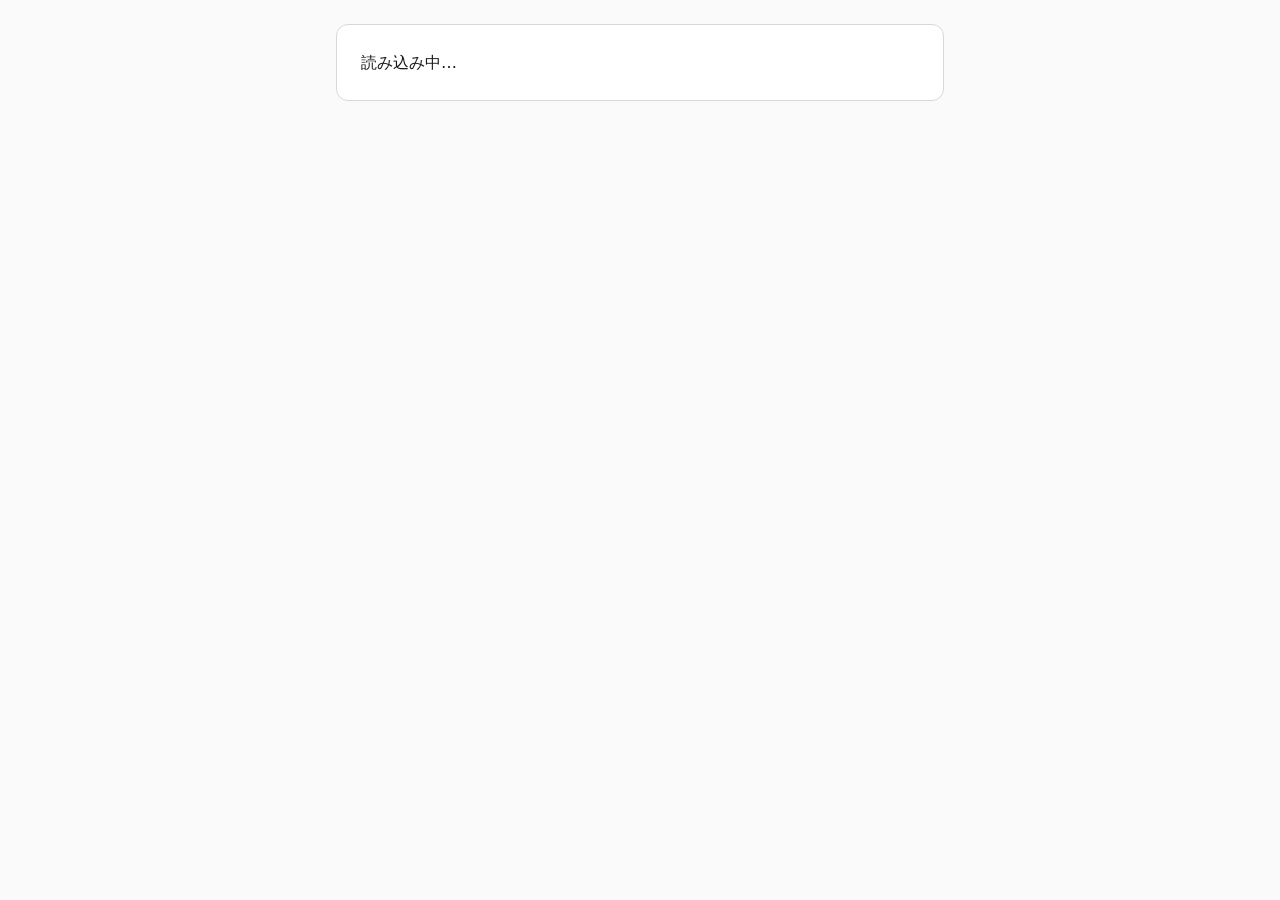
<file: index.html>
<!doctype html>
<html lang="ja">
<head>
  <meta charset="utf-8" />
  <meta name="viewport" content="width=device-width, initial-scale=1" />
  <title>Orca Learning Workshop</title>
  <meta http-equiv="refresh" content="0; url=game/ui/index.html" />
  <link rel="canonical" href="game/ui/index.html" />
</head>
<body>
  <p><a href="game/ui/index.html">Orca Learning Workshopを開く</a></p>
</body>
</html>
</file>
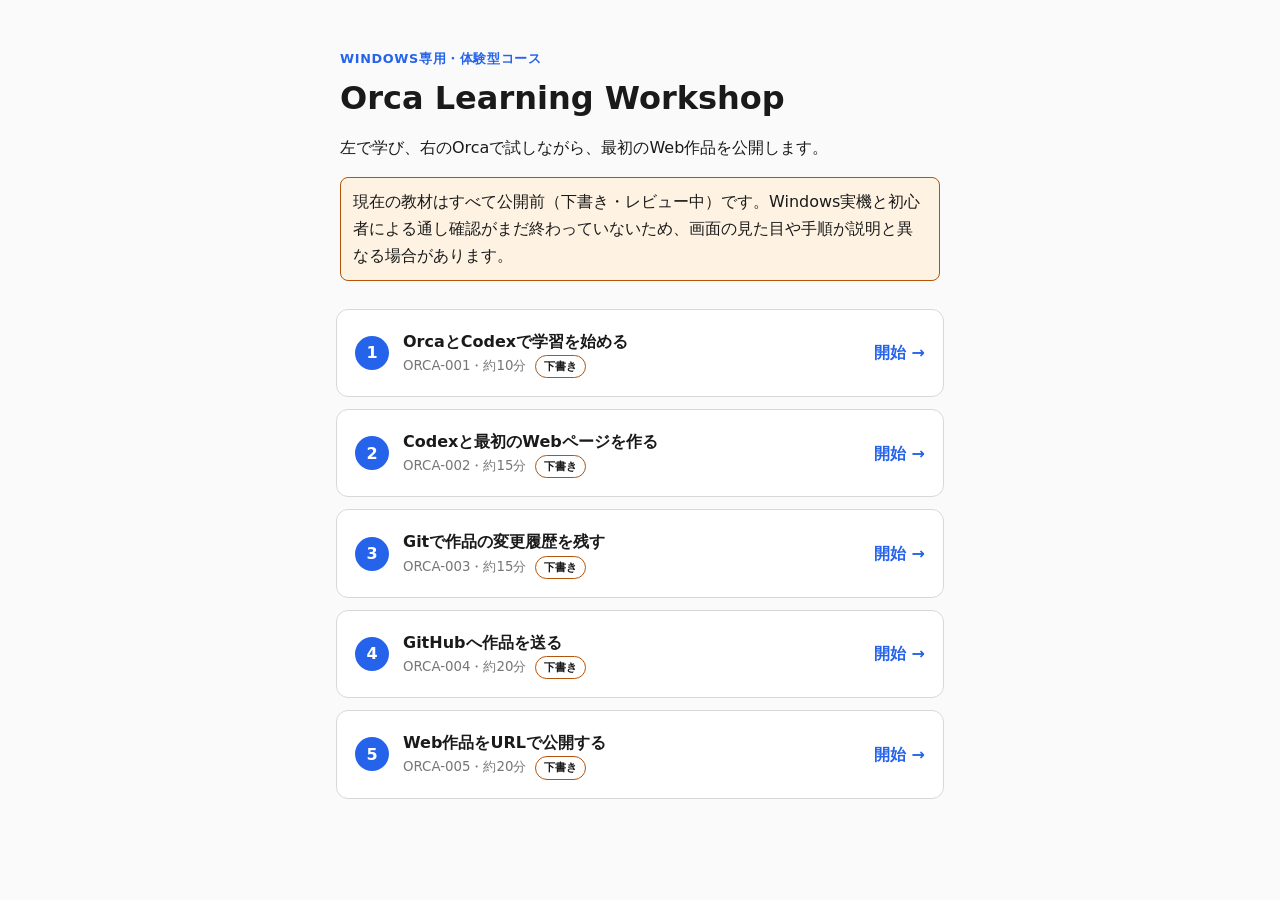
<file: game/ui/index.html>
<!doctype html>
<html lang="ja">
<head>
<meta charset="utf-8" />
<meta name="viewport" content="width=device-width, initial-scale=1" />
<title>Orca Learning Workshop</title>
<link rel="stylesheet" href="style.css" />
</head>
<body>
<main id="app" aria-live="polite" aria-busy="true">
  <div class="card">読み込み中…</div>
</main>
<script src="../content-loader/content-loader.js"></script>
<script src="../engine/engine.js"></script>
<script src="lesson-status.js"></script>
<script src="main.js"></script>
</body>
</html>
</file>
<file: game/ui/style.css>
:root {
  color-scheme: light dark;
  --fg: #1a1a1a;
  --bg: #fafafa;
  --card-bg: #ffffff;
  --border: #d8d8d8;
  --accent: #2563eb;
  --correct: #16a34a;
  --incorrect: #dc2626;
}

@media (prefers-color-scheme: dark) {
  :root {
    --fg: #f0f0f0;
    --bg: #17181c;
    --card-bg: #23252b;
    --border: #3a3c44;
  }
}

* {
  box-sizing: border-box;
}

body {
  margin: 0;
  font-family: "Hiragino Sans", "Yu Gothic", "Meiryo", system-ui, sans-serif;
  background: var(--bg);
  color: var(--fg);
  line-height: 1.7;
}

#app {
  max-width: 640px;
  margin: 0 auto;
  padding: 24px 16px 64px;
}

.hero { padding: 24px 4px 12px; }
.hero h1 { margin: 0 0 8px; line-height: 1.25; }
.course-list { list-style: none; padding: 0; display: grid; gap: 12px; }
.course-card a { display: flex; align-items: center; gap: 14px; padding: 18px; color: var(--fg); text-decoration: none; background: var(--card-bg); border: 1px solid var(--border); border-radius: 12px; }
.course-card a:hover, .course-card a:focus-visible { border-color: var(--accent); }
.course-card.completed a { border-color: var(--correct); }
.course-number { display: grid; place-items: center; width: 34px; height: 34px; border-radius: 50%; color: white; background: var(--accent); font-weight: bold; flex: none; }
.course-info { display: flex; flex: 1; flex-direction: column; }
.course-info small { color: color-mix(in srgb, var(--fg) 60%, transparent); }
.course-status { color: var(--accent); font-weight: bold; white-space: nowrap; }
.completed .course-status { color: var(--correct); }
.status-notice { margin: 12px 0 0; padding: 10px 12px; border: 1px solid #b45309; border-radius: 8px; background: color-mix(in srgb, #f59e0b 12%, var(--card-bg)); }
.status-badge { display: inline-block; margin-left: 4px; padding: 1px 8px; border: 1px solid #b45309; border-radius: 999px; color: var(--fg); font-size: 0.85em; font-weight: bold; white-space: nowrap; }
.status-badge.published { border-color: var(--correct); }
.status-badge.unknown { border-style: dashed; }
.course-nav { display: flex; justify-content: space-between; margin-bottom: 16px; font-size: 0.85em; }
.course-nav a { color: var(--accent); }

.card {
  background: var(--card-bg);
  border: 1px solid var(--border);
  border-radius: 12px;
  padding: 24px;
  margin-bottom: 16px;
}

.stage-label {
  font-size: 0.8em;
  color: var(--accent);
  font-weight: bold;
  letter-spacing: 0.05em;
  text-transform: uppercase;
  margin-bottom: 8px;
}

.progress {
  display: flex;
  gap: 6px;
  margin-bottom: 20px;
}

.progress-step {
  flex: 1;
}

.progress-bar {
  height: 6px;
  border-radius: 3px;
  background: var(--border);
}

.progress-step.active .progress-bar {
  background: var(--accent);
}

.progress-label {
  font-size: 0.7em;
  margin-top: 4px;
  text-align: center;
  color: color-mix(in srgb, var(--fg) 55%, transparent);
}

.progress-step.active .progress-label {
  color: var(--accent);
  font-weight: bold;
}

h2 {
  margin-top: 0;
}

ul {
  padding-left: 1.3em;
}

button {
  font-size: 1em;
  padding: 10px 20px;
  border-radius: 8px;
  border: 1px solid var(--accent);
  background: var(--accent);
  color: white;
  cursor: pointer;
}

button:disabled {
  opacity: 0.5;
  cursor: not-allowed;
}

button:focus-visible {
  outline: 3px solid color-mix(in srgb, var(--accent) 65%, white);
  outline-offset: 3px;
}

@media (prefers-reduced-motion: reduce) {
  *, *::before, *::after {
    scroll-behavior: auto !important;
    transition-duration: 0.01ms !important;
  }
}

button.secondary {
  background: transparent;
  color: var(--accent);
}

.button-link { padding: 10px 20px; border-radius: 8px; background: var(--accent); color: white; text-decoration: none; }

.choice-list {
  list-style: none;
  padding: 0;
  display: flex;
  flex-direction: column;
  gap: 8px;
  margin: 16px 0;
}

.choice-item button {
  width: 100%;
  text-align: left;
  background: var(--card-bg);
  color: var(--fg);
  border: 1px solid var(--border);
}

.choice-item button:hover:not(:disabled) {
  border-color: var(--accent);
}

.choice-item button.correct {
  border-color: var(--correct);
  background: color-mix(in srgb, var(--correct) 15%, var(--card-bg));
}

.choice-item button.incorrect {
  border-color: var(--incorrect);
  background: color-mix(in srgb, var(--incorrect) 15%, var(--card-bg));
}

.explanation {
  margin-top: 16px;
  padding: 12px 16px;
  border-radius: 8px;
  background: color-mix(in srgb, var(--accent) 10%, var(--card-bg));
  font-size: 0.95em;
}

.hint {
  margin-top: 12px;
  font-size: 0.9em;
  color: color-mix(in srgb, var(--fg) 65%, transparent);
}

.actions {
  margin-top: 20px;
  display: flex;
  justify-content: flex-end;
  gap: 8px;
}

.error {
  color: var(--incorrect);
  white-space: pre-wrap;
}

.score-line {
  font-size: 1.1em;
  font-weight: bold;
  margin: 12px 0;
}

.criteria-list li {
  margin-bottom: 4px;
}
</file>
